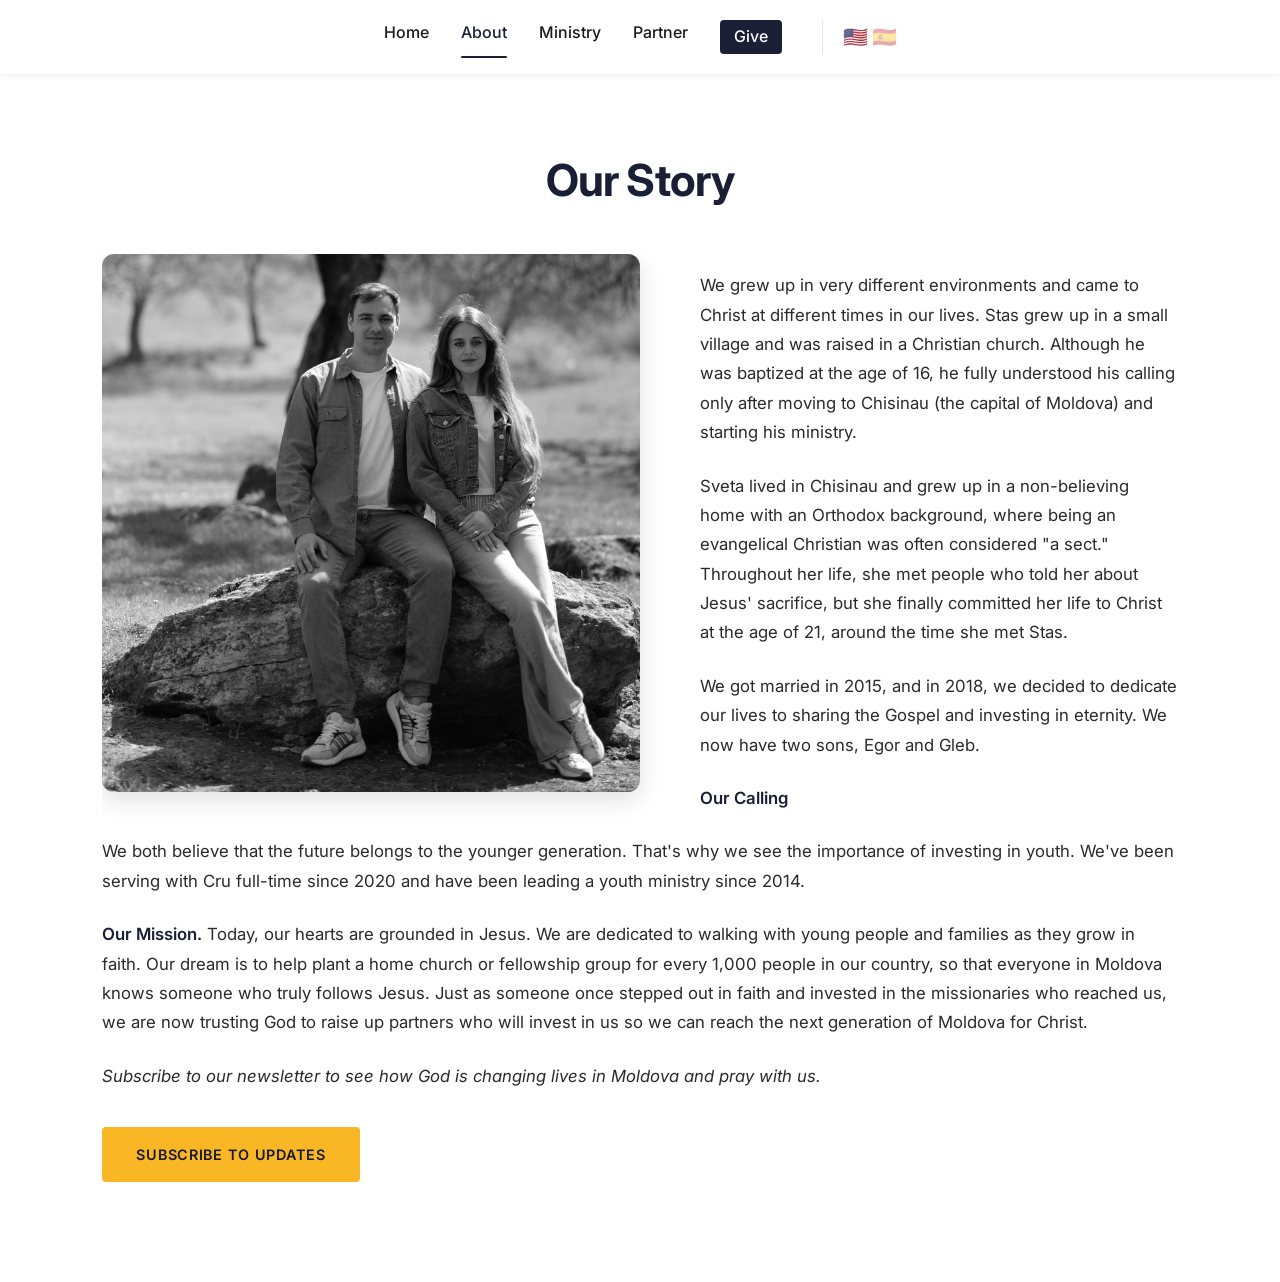
<file: about.html>
<!DOCTYPE html>
<html lang="en">
<head>
  <meta charset="UTF-8">
  <meta name="viewport" content="width=device-width, initial-scale=1.0">
  <meta name="description" content="Meet the Ladnyi Family — missionaries serving with Cru in Moldova, dedicated to sharing the Gospel and helping people grow in faith.">

  <!-- Open Graph / Social Media -->
  <meta property="og:type" content="website">
  <meta property="og:title" content="About Us — Ladnyi Family">
  <meta property="og:description" content="From skeptics to missionaries — our journey of faith and service in Moldova.">
  <meta property="og:url" content="https://ladnyi-family.github.io/about.html">
  <meta property="og:image" content="https://ladnyi-family.github.io/assets/images/about.JPG">

  <title>About Us — Ladnyi Family</title>

  <!-- Favicon -->
  <link rel="icon" type="image/png" href="assets/images/favicon.png">

  <link rel="preconnect" href="https://fonts.googleapis.com">
  <link rel="preconnect" href="https://fonts.gstatic.com" crossorigin>
  <link href="https://fonts.googleapis.com/css2?family=Inter:wght@400;500;600;700&display=swap" rel="stylesheet">
  <link rel="stylesheet" href="css/style.css">
</head>
<body class="page-about">

<header>
  <nav aria-label="Main navigation">
    <a href="index.html">Home</a>
    <a href="about.html" class="active" aria-current="page">About</a>
    <a href="ministry.html">Ministry</a>
    <a href="partner.html">Partner</a>
    <a href="https://give.cru.org/1097073" target="_blank" rel="noopener noreferrer" class="nav-give">Give</a>
    <div class="nav-lang">
      <a href="about.html" class="lang-btn lang-active" aria-label="English" title="English">🇺🇸</a>
      <a href="es/about.html" class="lang-btn" aria-label="Español" title="Español">🇪🇸</a>
    </div>
  </nav>
</header>

<main>
  <section class="about-wrap">
    <h1>Our Story</h1>
    <div class="about-body">
      <img src="assets/images/about.JPG" alt="The Ladnyi Family" loading="lazy">

      <p>We grew up in very different environments and came to Christ at different times in our lives. Stas grew up in a small village and was raised in a Christian church. Although he was baptized at the age of 16, he fully understood his calling only after moving to Chisinau (the capital of Moldova) and starting his ministry.</p>

      <p>Sveta lived in Chisinau and grew up in a non-believing home with an Orthodox background, where being an evangelical Christian was often considered "a sect." Throughout her life, she met people who told her about Jesus' sacrifice, but she finally committed her life to Christ at the age of 21, around the time she met Stas.</p>

      <p>We got married in 2015, and in 2018, we decided to dedicate our lives to sharing the Gospel and investing in eternity. We now have two sons, Egor and Gleb.</p>

      <p><strong>Our Calling</strong></p>

      <p>We both believe that the future belongs to the younger generation. That's why we see the importance of investing in youth. We've been serving with Cru full-time since 2020 and have been leading a youth ministry since 2014.</p>

      <p><strong>Our Mission.</strong> Today, our hearts are grounded in Jesus. We are dedicated to walking with young people and families as they grow in faith. Our dream is to help plant a home church or fellowship group for every 1,000 people in our country, so that everyone in Moldova knows someone who truly follows Jesus. Just as someone once stepped out in faith and invested in the missionaries who reached us, we are now trusting God to raise up partners who will invest in us so we can reach the next generation of Moldova for Christ.</p>

      <p><em>Subscribe to our newsletter to see how God is changing lives in Moldova and pray with us.</em></p>
      <div class="about-cta">
        <a href="http://eepurl.com/g9U4Uv"
           target="_blank"
           rel="noopener noreferrer"
           class="btn-gold">
           Subscribe to Updates
        </a>
      </div>
    </div>
  </section>
</main>

<script src="js/nav.js"></script>
</body>
</html>
</file>
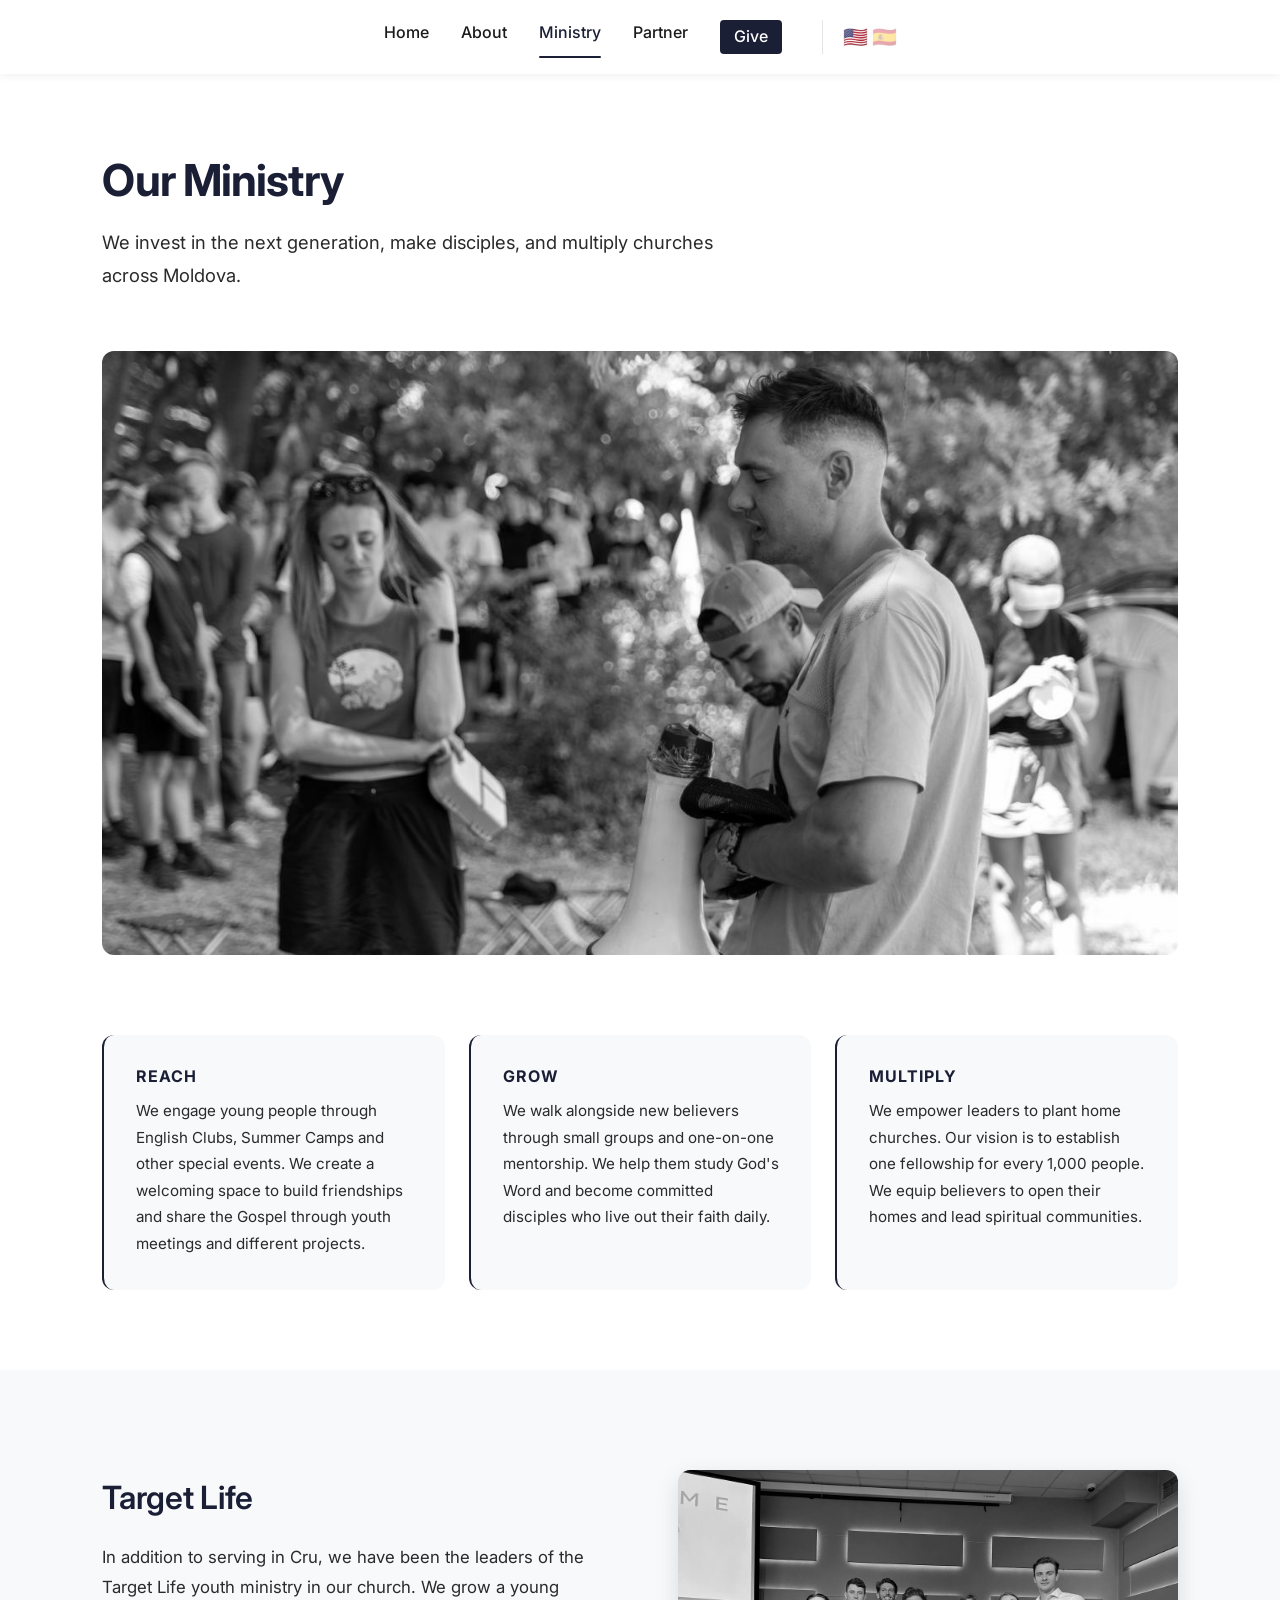
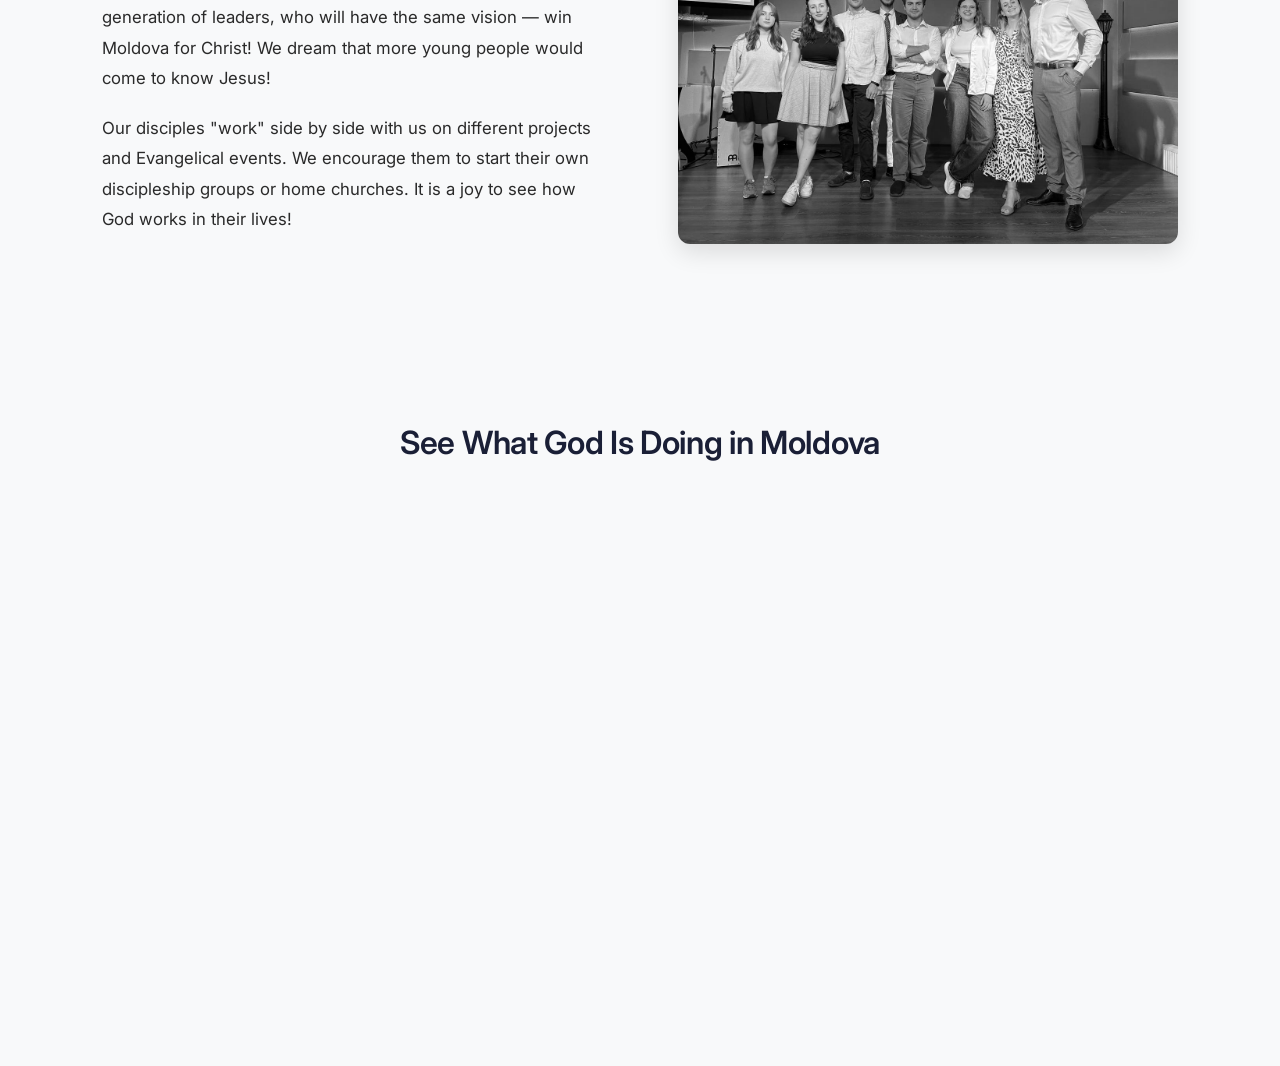
<file: ministry.html>
<!DOCTYPE html>
<html lang="en">
<head>
  <meta charset="UTF-8">
  <meta name="viewport" content="width=device-width, initial-scale=1.0">
  <meta name="description" content="Our ministry in Moldova focuses on three areas: winning people to Christ, building disciples, and sending leaders to plant churches.">

  <!-- Open Graph / Social Media -->
  <meta property="og:type" content="website">
  <meta property="og:title" content="Our Ministry — Ladnyi Family">
  <meta property="og:description" content="We invest in the next generation, make disciples, and multiply churches across Moldova.">
  <meta property="og:url" content="https://ladnyi-family.github.io/ministry.html">
  <meta property="og:image" content="https://ladnyi-family.github.io/assets/images/ministry.jpeg">

  <title>Our Ministry — Ladnyi Family</title>

  <!-- Favicon -->
  <link rel="icon" type="image/png" href="assets/images/favicon.png">

  <link rel="preconnect" href="https://fonts.googleapis.com">
  <link rel="preconnect" href="https://fonts.gstatic.com" crossorigin>
  <link href="https://fonts.googleapis.com/css2?family=Inter:wght@400;500;600;700&display=swap" rel="stylesheet">
  <link rel="stylesheet" href="css/style.css">
</head>
<body class="page-ministry">

<header>
  <nav aria-label="Main navigation">
    <a href="index.html">Home</a>
    <a href="about.html">About</a>
    <a href="ministry.html" class="active" aria-current="page">Ministry</a>
    <a href="partner.html">Partner</a>
    <a href="https://give.cru.org/1097073" target="_blank" rel="noopener noreferrer" class="nav-give">Give</a>
    <div class="nav-lang">
      <a href="ministry.html" class="lang-btn lang-active" aria-label="English" title="English">🇺🇸</a>
      <a href="es/ministry.html" class="lang-btn" aria-label="Español" title="Español">🇪🇸</a>
    </div>
  </nav>
</header>

<main>
  <section class="ministry-intro">
    <h1>Our Ministry</h1>
    <p>We invest in the next generation, make disciples, and multiply churches across Moldova.</p>
  </section>

  <div class="ministry-photo">
    <img src="assets/images/ministry.jpeg" alt="Ministry in Moldova">
  </div>

  <section class="ministry-cards-section">
    <div class="ministry-cards">
      <article class="card">
        <h3>Reach</h3>
        <p>We engage young people through English Clubs, Summer Camps and other special events. We create a welcoming space to build friendships and share the Gospel through youth meetings and different projects.</p>
      </article>
      <article class="card">
        <h3>Grow</h3>
        <p>We walk alongside new believers through small groups and one-on-one mentorship. We help them study God's Word and become committed disciples who live out their faith daily.</p>
      </article>
      <article class="card">
        <h3>Multiply</h3>
        <p>We empower leaders to plant home churches. Our vision is to establish one fellowship for every 1,000 people. We equip believers to open their homes and lead spiritual communities.</p>
      </article>
    </div>
  </section>

  <section class="target-life">
    <div class="target-life-wrap">
      <div class="target-life-text">
        <h2>Target Life</h2>
        <p>In addition to serving in Cru, we have been the leaders of the Target Life youth ministry in our church. We grow a young generation of leaders, who will have the same vision — win Moldova for Christ! We dream that more young people would come to know Jesus!</p>
        <p>Our disciples "work" side by side with us on different projects and Evangelical events. We encourage them to start their own discipleship groups or home churches. It is a joy to see how God works in their lives!</p>
      </div>
      <img src="assets/images/target.JPG" alt="Target Life ministry">
    </div>
  </section>

  <section class="ministry-video">
    <div class="ministry-video-inner">
      <h2>See What God Is Doing in Moldova</h2>
      <div class="video-wrap">
        <iframe
          src="https://www.youtube.com/embed/9OiKmvDsf3U?rel=0&iv_load_policy=3&modestbranding=1"
          title="Ministry in Moldova — Ladnyi Family"
          allow="accelerometer; autoplay; clipboard-write; encrypted-media; gyroscope; picture-in-picture; web-share"
          allowfullscreen>
        </iframe>
      </div>
    </div>
  </section>
</main>

<script src="js/nav.js"></script>
</body>
</html>
</file>
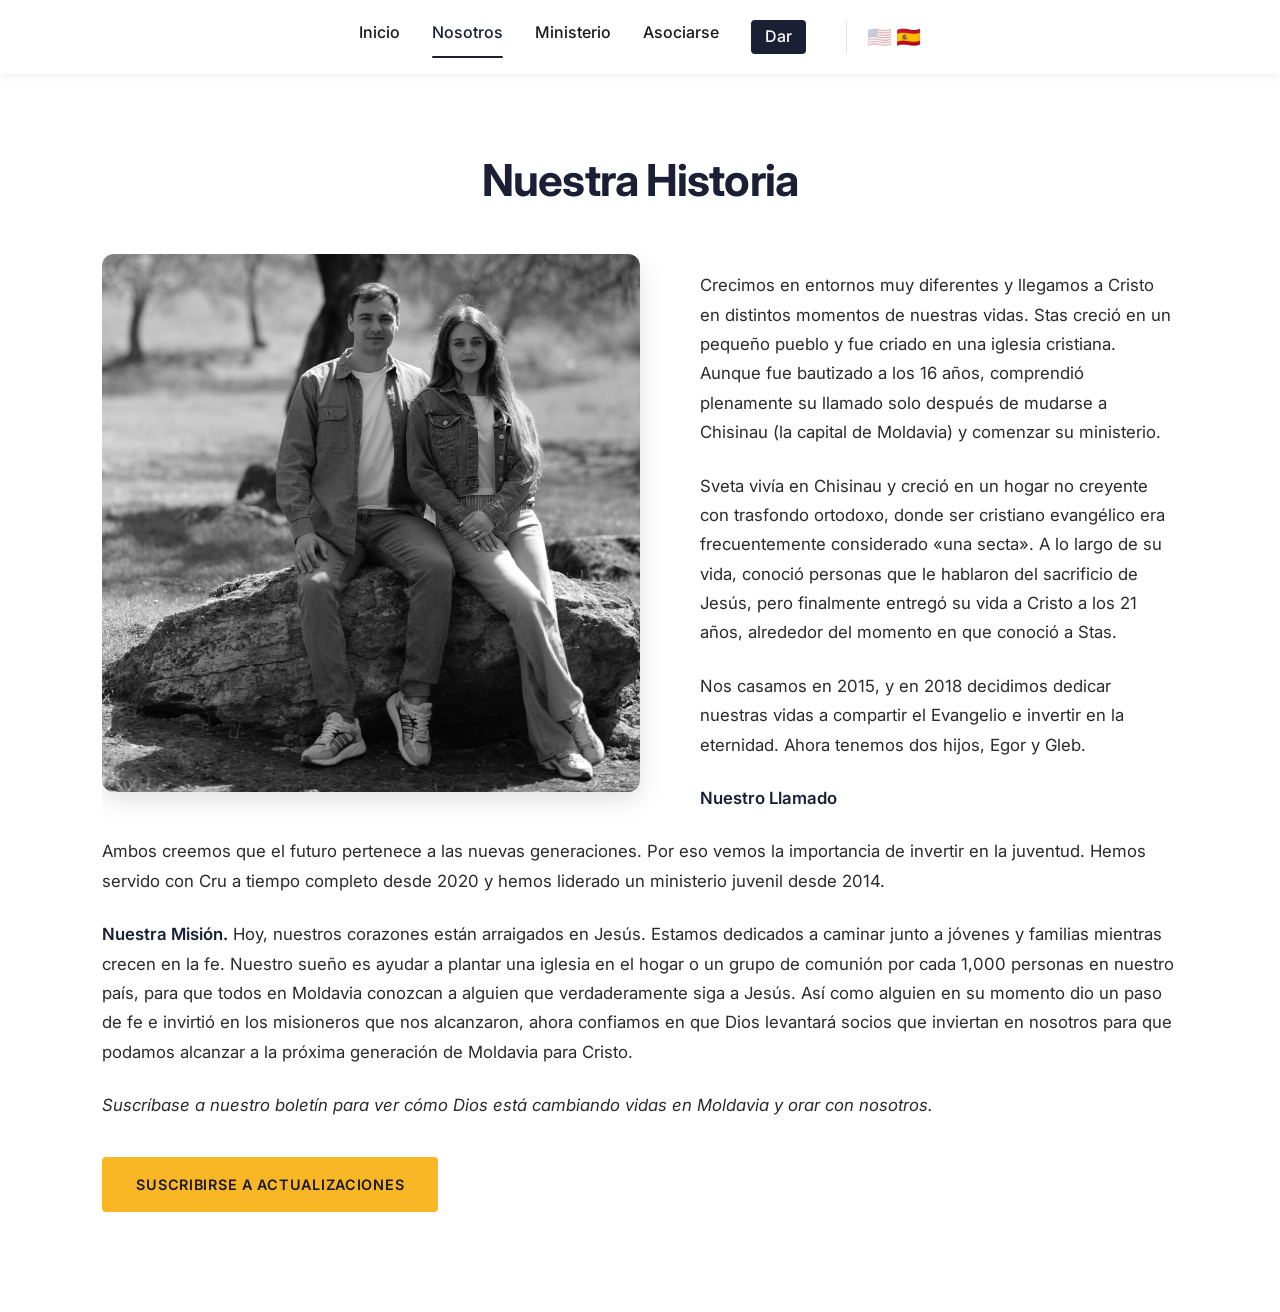
<file: es/about.html>
<!DOCTYPE html>
<html lang="es">
<head>
  <meta charset="UTF-8">
  <meta name="viewport" content="width=device-width, initial-scale=1.0">
  <meta name="description" content="Conozca a la Familia Ladnyi — misioneros que sirven con Cru en Moldavia, dedicados a compartir el Evangelio y ayudar a las personas a crecer en la fe.">

  <!-- Open Graph / Social Media -->
  <meta property="og:type" content="website">
  <meta property="og:title" content="Nuestra Historia — Familia Ladnyi">
  <meta property="og:description" content="De escépticos a misioneros — nuestro camino de fe y servicio en Moldavia.">
  <meta property="og:url" content="https://ladnyi-family.github.io/es/about.html">
  <meta property="og:image" content="https://ladnyi-family.github.io/assets/images/about.jpg">

  <title>Nuestra Historia — Familia Ladnyi</title>

  <link rel="icon" type="image/png" href="../assets/images/favicon.png">

  <link rel="preconnect" href="https://fonts.googleapis.com">
  <link rel="preconnect" href="https://fonts.gstatic.com" crossorigin>
  <link href="https://fonts.googleapis.com/css2?family=Inter:wght@400;500;600;700&display=swap" rel="stylesheet">
  <link rel="stylesheet" href="../css/style.css">
</head>
<body class="page-about">

<header>
  <nav aria-label="Navegación principal">
    <a href="index.html">Inicio</a>
    <a href="about.html" class="active" aria-current="page">Nosotros</a>
    <a href="ministry.html">Ministerio</a>
    <a href="partner.html">Asociarse</a>
    <a href="https://give.cru.org/1097073" target="_blank" rel="noopener noreferrer" class="nav-give">Dar</a>
    <div class="nav-lang">
      <a href="../about.html" class="lang-btn" aria-label="English" title="English">🇺🇸</a>
      <a href="about.html" class="lang-btn lang-active" aria-label="Español" title="Español">🇪🇸</a>
    </div>
  </nav>
</header>

<main>
  <section class="about-wrap">
    <h1>Nuestra Historia</h1>
    <div class="about-body">
      <img src="../assets/images/about.JPG" alt="La Familia Ladnyi" loading="lazy">

      <p>Crecimos en entornos muy diferentes y llegamos a Cristo en distintos momentos de nuestras vidas. Stas creció en un pequeño pueblo y fue criado en una iglesia cristiana. Aunque fue bautizado a los 16 años, comprendió plenamente su llamado solo después de mudarse a Chisinau (la capital de Moldavia) y comenzar su ministerio.</p>

      <p>Sveta vivía en Chisinau y creció en un hogar no creyente con trasfondo ortodoxo, donde ser cristiano evangélico era frecuentemente considerado «una secta». A lo largo de su vida, conoció personas que le hablaron del sacrificio de Jesús, pero finalmente entregó su vida a Cristo a los 21 años, alrededor del momento en que conoció a Stas.</p>

      <p>Nos casamos en 2015, y en 2018 decidimos dedicar nuestras vidas a compartir el Evangelio e invertir en la eternidad. Ahora tenemos dos hijos, Egor y Gleb.</p>

      <p><strong>Nuestro Llamado</strong></p>

      <p>Ambos creemos que el futuro pertenece a las nuevas generaciones. Por eso vemos la importancia de invertir en la juventud. Hemos servido con Cru a tiempo completo desde 2020 y hemos liderado un ministerio juvenil desde 2014.</p>

      <p><strong>Nuestra Misión.</strong> Hoy, nuestros corazones están arraigados en Jesús. Estamos dedicados a caminar junto a jóvenes y familias mientras crecen en la fe. Nuestro sueño es ayudar a plantar una iglesia en el hogar o un grupo de comunión por cada 1,000 personas en nuestro país, para que todos en Moldavia conozcan a alguien que verdaderamente siga a Jesús. Así como alguien en su momento dio un paso de fe e invirtió en los misioneros que nos alcanzaron, ahora confiamos en que Dios levantará socios que inviertan en nosotros para que podamos alcanzar a la próxima generación de Moldavia para Cristo.</p>

      <p><em>Suscríbase a nuestro boletín para ver cómo Dios está cambiando vidas en Moldavia y orar con nosotros.</em></p>
      <div class="about-cta">
        <a href="http://eepurl.com/g9U4Uv"
           target="_blank"
           rel="noopener noreferrer"
           class="btn-gold">
           Suscribirse a Actualizaciones
        </a>
      </div>
    </div>
  </section>
</main>

<script src="../js/nav.js"></script>
</body>
</html>
</file>
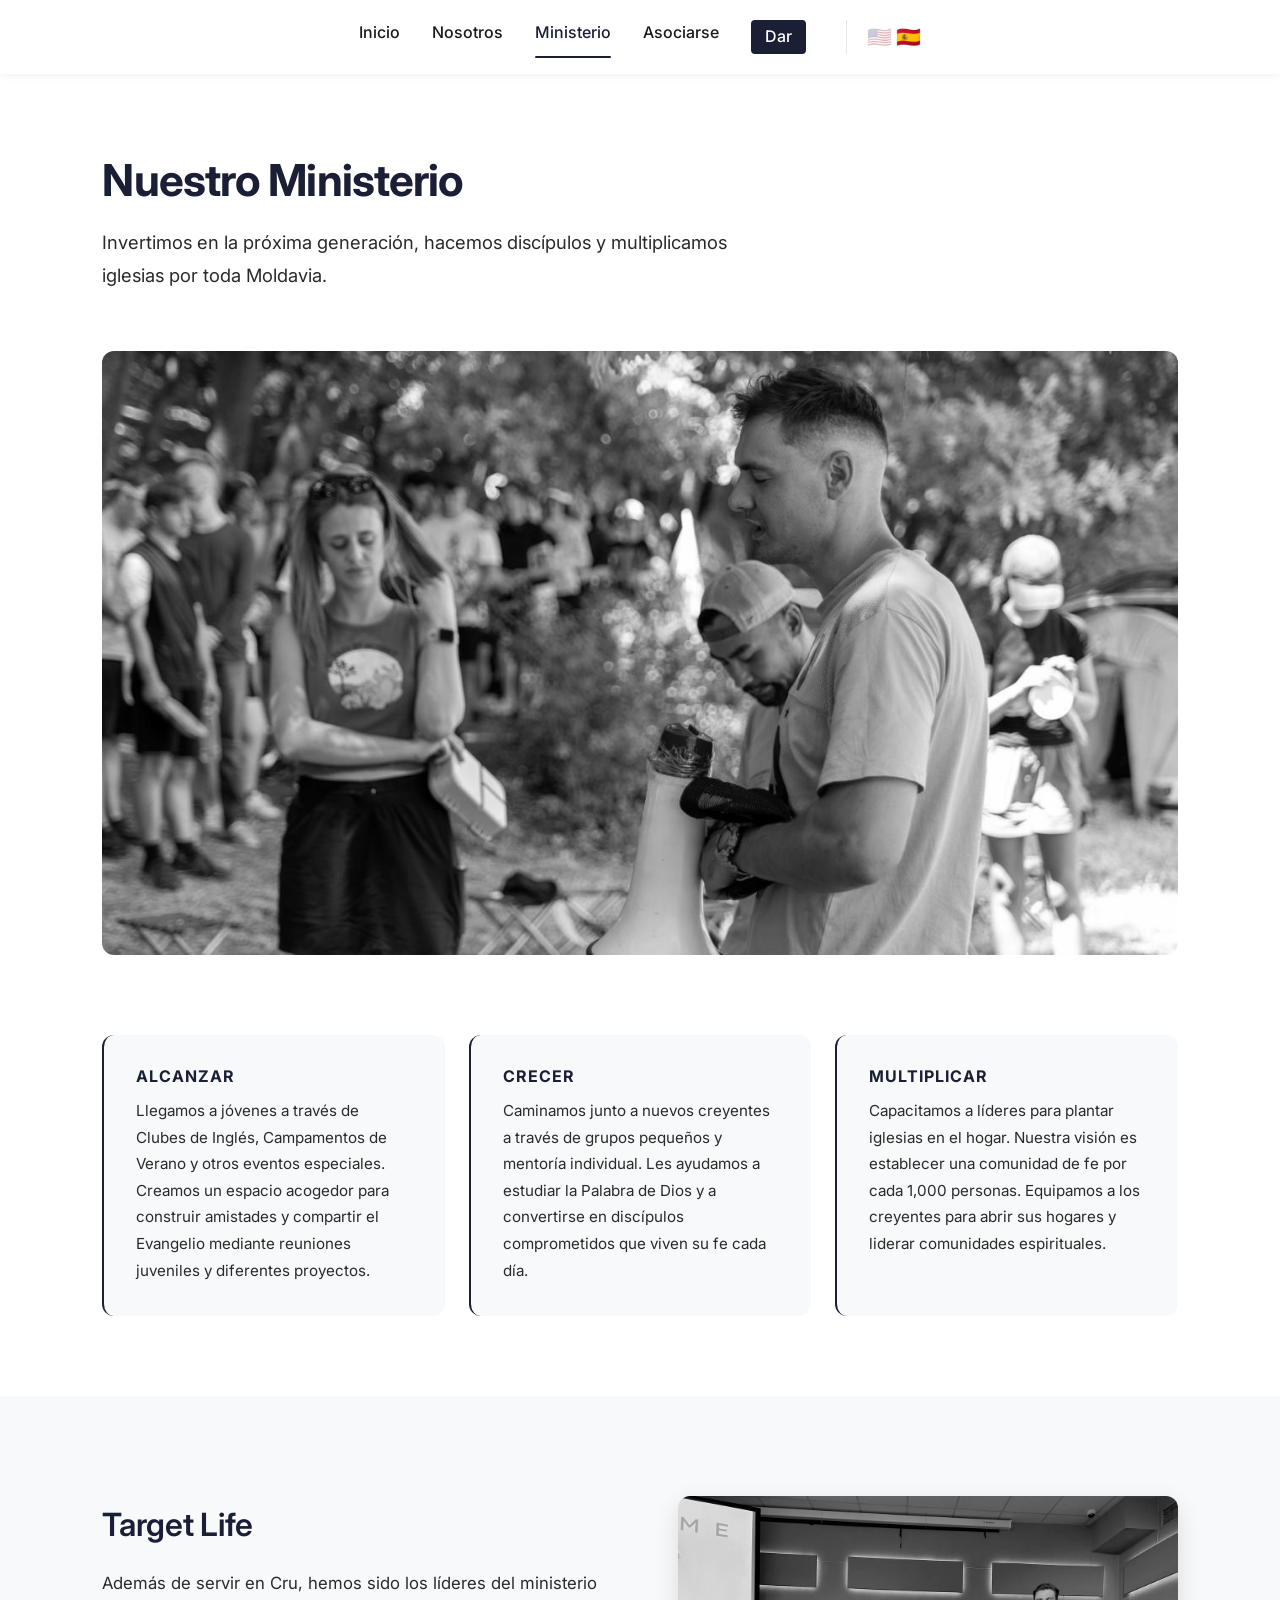
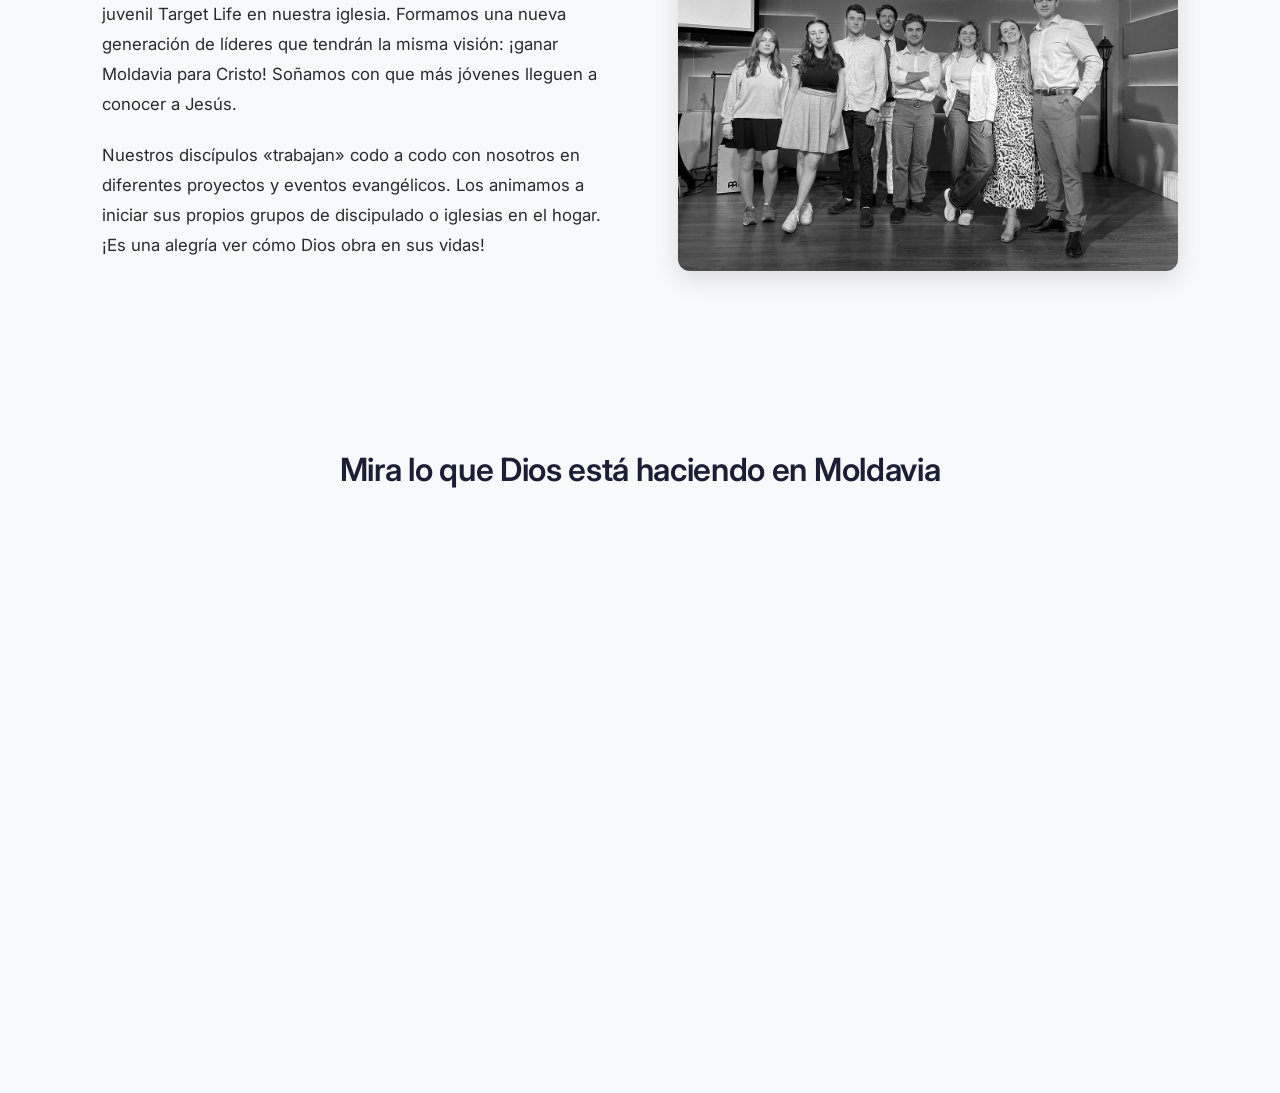
<file: es/ministry.html>
<!DOCTYPE html>
<html lang="es">
<head>
  <meta charset="UTF-8">
  <meta name="viewport" content="width=device-width, initial-scale=1.0">
  <meta name="description" content="Nuestro ministerio en Moldavia se enfoca en tres áreas: ganar personas para Cristo, formar discípulos y enviar líderes a plantar iglesias.">

  <!-- Open Graph / Social Media -->
  <meta property="og:type" content="website">
  <meta property="og:title" content="Nuestro Ministerio — Familia Ladnyi">
  <meta property="og:description" content="Invertimos en la próxima generación, hacemos discípulos y multiplicamos iglesias por toda Moldavia.">
  <meta property="og:url" content="https://ladnyi-family.github.io/es/ministry.html">
  <meta property="og:image" content="https://ladnyi-family.github.io/assets/images/ministry.jpeg">

  <title>Nuestro Ministerio — Familia Ladnyi</title>

  <link rel="icon" type="image/png" href="../assets/images/favicon.png">

  <link rel="preconnect" href="https://fonts.googleapis.com">
  <link rel="preconnect" href="https://fonts.gstatic.com" crossorigin>
  <link href="https://fonts.googleapis.com/css2?family=Inter:wght@400;500;600;700&display=swap" rel="stylesheet">
  <link rel="stylesheet" href="../css/style.css">
</head>
<body class="page-ministry">

<header>
  <nav aria-label="Navegación principal">
    <a href="index.html">Inicio</a>
    <a href="about.html">Nosotros</a>
    <a href="ministry.html" class="active" aria-current="page">Ministerio</a>
    <a href="partner.html">Asociarse</a>
    <a href="https://give.cru.org/1097073" target="_blank" rel="noopener noreferrer" class="nav-give">Dar</a>
    <div class="nav-lang">
      <a href="../ministry.html" class="lang-btn" aria-label="English" title="English">🇺🇸</a>
      <a href="ministry.html" class="lang-btn lang-active" aria-label="Español" title="Español">🇪🇸</a>
    </div>
  </nav>
</header>

<main>
  <section class="ministry-intro">
    <h1>Nuestro Ministerio</h1>
    <p>Invertimos en la próxima generación, hacemos discípulos y multiplicamos iglesias por toda Moldavia.</p>
  </section>

  <div class="ministry-photo">
    <img src="../assets/images/ministry.jpeg" alt="Ministerio en Moldavia">
  </div>

  <section class="ministry-cards-section">
    <div class="ministry-cards">
      <article class="card">
        <h3>Alcanzar</h3>
        <p>Llegamos a jóvenes a través de Clubes de Inglés, Campamentos de Verano y otros eventos especiales. Creamos un espacio acogedor para construir amistades y compartir el Evangelio mediante reuniones juveniles y diferentes proyectos.</p>
      </article>
      <article class="card">
        <h3>Crecer</h3>
        <p>Caminamos junto a nuevos creyentes a través de grupos pequeños y mentoría individual. Les ayudamos a estudiar la Palabra de Dios y a convertirse en discípulos comprometidos que viven su fe cada día.</p>
      </article>
      <article class="card">
        <h3>Multiplicar</h3>
        <p>Capacitamos a líderes para plantar iglesias en el hogar. Nuestra visión es establecer una comunidad de fe por cada 1,000 personas. Equipamos a los creyentes para abrir sus hogares y liderar comunidades espirituales.</p>
      </article>
    </div>
  </section>

  <section class="target-life">
    <div class="target-life-wrap">
      <div class="target-life-text">
        <h2>Target Life</h2>
        <p>Además de servir en Cru, hemos sido los líderes del ministerio juvenil Target Life en nuestra iglesia. Formamos una nueva generación de líderes que tendrán la misma visión: ¡ganar Moldavia para Cristo! Soñamos con que más jóvenes lleguen a conocer a Jesús.</p>
        <p>Nuestros discípulos «trabajan» codo a codo con nosotros en diferentes proyectos y eventos evangélicos. Los animamos a iniciar sus propios grupos de discipulado o iglesias en el hogar. ¡Es una alegría ver cómo Dios obra en sus vidas!</p>
      </div>
      <img src="../assets/images/target.JPG" alt="Ministerio Target Life">
    </div>
  </section>

  <section class="ministry-video">
    <div class="ministry-video-inner">
      <h2>Mira lo que Dios está haciendo en Moldavia</h2>
      <div class="video-wrap">
        <iframe
          src="https://www.youtube.com/embed/9OiKmvDsf3U?rel=0&iv_load_policy=3&modestbranding=1"
          title="Ministerio en Moldavia — Familia Ladnyi"
          allow="accelerometer; autoplay; clipboard-write; encrypted-media; gyroscope; picture-in-picture; web-share"
          allowfullscreen>
        </iframe>
      </div>
    </div>
  </section>
</main>

<script src="../js/nav.js"></script>
</body>
</html>
</file>
<file: css/style.css>
/* =========================
   GLOBAL
========================= */
* {
  box-sizing: border-box;
}

html, body {
  margin: 0;
  padding: 0;
  font-family: 'Inter', sans-serif;
  color: #1a1a1a;
  line-height: 1.6;
}

header {
  position: sticky;
  top: 0;
  z-index: 100;
  background: #fff;
  box-shadow: 0 2px 8px rgba(0, 0, 0, 0.06);
}

nav {
  display: flex;
  justify-content: center;
  gap: 32px;
  padding: 20px 0;
}

nav a {
  text-decoration: none;
  color: #1a1a1a;
  font-weight: 500;
  transition: all 0.3s ease;
  position: relative;
}

nav a:hover {
  color: #1a1f36;
}

nav a.active {
  color: #1a1f36;
}

nav a.active::after {
  content: '';
  position: absolute;
  bottom: -4px;
  left: 0;
  right: 0;
  height: 2px;
  background: #1a1f36;
  border-radius: 2px;
  transition: opacity 0.2s ease;
}

nav.nav-hovered a.active::after {
  opacity: 0;
}

.nav-underline-svg {
  position: absolute;
  left: 0;
  bottom: -9px;
  width: 100%;
  height: 12px;
  overflow: visible;
  pointer-events: none;
}

.nav-lang {
  display: flex;
  align-items: center;
  gap: 4px;
  margin-left: 8px;
  padding-left: 20px;
  border-left: 1px solid rgba(0, 0, 0, 0.1);
}

.lang-btn {
  font-size: 1.25rem;
  line-height: 1;
  text-decoration: none;
  opacity: 0.35;
  transition: opacity 0.2s;
  display: flex;
  align-items: center;
}

.lang-btn:hover {
  opacity: 0.7;
}

.lang-btn.lang-active {
  opacity: 1;
}

nav a.nav-give {
  background: #1a1f36;
  color: #fff;
  padding: 4px 14px;
  border-radius: 4px;
  transition: all 0.3s ease;
  vertical-align: baseline;
}

nav a.nav-give:hover {
  background: #0f1420;
  transform: translateY(-1px);
  box-shadow: 0 2px 8px rgba(26, 31, 54, 0.3);
}

nav a.nav-give::after {
  display: none;
}

main {
  width: 100%;
  overflow-x: hidden;
}

h1, h2, h3 {
  line-height: 1.2;
  color: #1a1f36;
}

h1 {
  font-size: 2.75rem;
  font-weight: 700;
  letter-spacing: -0.02em;
  margin-top: 0;
  margin-bottom: 20px;
}

h2 {
  font-size: 2rem;
  font-weight: 600;
  letter-spacing: -0.01em;
  margin-bottom: 16px;
}

h3 {
  font-size: 1.5rem;
  font-weight: 600;
  margin-top: 0;
  margin-bottom: 12px;
}

p {
  line-height: 1.75;
  color: #2a2a2a;
}

strong {
  font-weight: 600;
  color: #1a1f36;
}

/* =========================
   HOME
========================= */
.page-home .hero {
  display: grid;
  grid-template-columns: 1fr 1fr;
  min-height: 100vh;
}

.page-home .hero-content {
  display: flex;
  flex-direction: column;
  justify-content: center;
  padding: 80px 8%;
  background: #fff;
}

.page-home .hero-photo {
  background: url("/assets/images/index.JPG") center 75% / cover no-repeat;
  filter: grayscale(1);
  transition: filter 0s;
}

.page-home .hero-photo:hover {
  filter: grayscale(0);
  transition: filter 2.5s ease;
}

.page-home .hero-content h1 {
  margin-bottom: 24px;
}

.page-home .hero-content > p {
  font-size: 1.15rem;
  margin-bottom: 0;
  max-width: 65ch;
}

.home-verse {
  margin-top: 32px;
  padding-left: 24px;
  border-left: 3px solid #1a1f36;
  font-style: italic;
}

.home-verse p {
  font-size: 1.05rem;
  line-height: 1.8;
  margin-bottom: 12px;
  color: #2a2a2a;
}

.home-verse cite {
  display: block;
  font-style: normal;
  font-weight: 600;
  font-size: 0.9rem;
  letter-spacing: 0.03em;
  color: #1a1f36;
}

.hero-cta {
  margin-top: 32px;
  text-align: right;
}

.cta-button {
  display: inline-block;
  background: #1a1f36;
  color: #fff;
  padding: 14px 32px;
  text-decoration: none;
  font-weight: 600;
  font-size: 0.95rem;
  border-radius: 4px;
  transition: all 0.3s ease;
}

.cta-button:hover {
  background: #0f1420;
  transform: translateY(-2px);
  box-shadow: 0 6px 16px rgba(26, 31, 54, 0.4);
}

/* =========================
   ABOUT
========================= */
.page-about .about-wrap {
  padding: 80px 8% 100px;
  max-width: 1400px;
  margin: 0 auto;
}

.page-about .about-wrap > h1 {
  text-align: center;
  margin-bottom: 48px;
}

.page-about .about-body {
  overflow: hidden;
}

.page-about .about-body img {
  float: left;
  width: 50%;
  height: auto;
  display: block;
  border-radius: 12px;
  box-shadow: 0 8px 24px rgba(0, 0, 0, 0.12);
  filter: grayscale(1);
  transition: filter 0s;
  margin-right: clamp(30px, 5vw, 60px);
  margin-bottom: 24px;
}

.page-about .about-body img:hover {
  filter: grayscale(0);
  transition: filter 2.5s ease;
}

.page-about .about-body p {
  margin-bottom: 24px;
  font-size: 1.05rem;
}

/* =========================
   MINISTRY
========================= */
.page-ministry .ministry-intro {
  padding: 80px 8% 60px;
  max-width: 860px;
}

.page-ministry .ministry-intro p {
  font-size: 1.15rem;
  margin: 0;
}

.page-ministry .ministry-photo {
  padding: 0 8%;
}

.page-ministry .ministry-photo img {
  width: 100%;
  height: auto;
  display: block;
  border-radius: 12px;
  filter: grayscale(1);
  transition: filter 0s;
}

.page-ministry .ministry-photo img:hover {
  filter: grayscale(0);
  transition: filter 2.5s ease;
}

.page-ministry .ministry-cards-section {
  padding: 80px 8%;
}

.page-ministry .ministry-cards {
  display: grid;
  grid-template-columns: 1fr 1fr 1fr;
  gap: 24px;
  max-width: 1400px;
}

.page-ministry .card {
  background: #f8f9fa;
  padding: 32px;
  border-radius: 12px;
  border-left: 2px solid #1a1f36;
  transition: all 0.3s ease;
}

.page-ministry .card:hover {
  transform: translateY(-4px);
  box-shadow: 0 8px 24px rgba(0, 0, 0, 0.1);
  border-left-width: 4px;
}

.page-ministry .card h3 {
  color: #1a1f36;
  margin-bottom: 12px;
  font-size: 1rem;
  font-weight: 700;
  text-transform: uppercase;
  letter-spacing: 0.06em;
}

.page-ministry .card p {
  margin: 0;
  color: #2a2a2a;
  line-height: 1.75;
  font-size: 0.95rem;
}

/* =========================
   MINISTRY VIDEO
========================= */
.ministry-video {
  padding: 80px 8%;
  background: #f8f9fa;
}

.ministry-video-inner {
  max-width: 860px;
  margin: 0 auto;
}

.ministry-video-inner h2 {
  text-align: center;
  margin-top: 0;
  margin-bottom: 40px;
}

.video-wrap {
  position: relative;
  padding-bottom: 56.25%;
  height: 0;
  overflow: hidden;
  border-radius: 12px;
}

.video-wrap iframe {
  position: absolute;
  top: 0;
  left: 0;
  width: 100%;
  height: 100%;
  border: none;
}

/* =========================
   TARGET LIFE
========================= */
.target-life {
  background: #f8f9fa;
  padding: 100px 8%;
}

.target-life-wrap {
  display: grid;
  grid-template-columns: 1fr 1fr;
  gap: clamp(40px, 6vw, 80px);
  align-items: center;
  max-width: 1400px;
  margin: 0 auto;
}

.target-life img {
  width: 100%;
  aspect-ratio: 4/3;
  object-fit: cover;
  object-position: center 85%;
  display: block;
  border-radius: 12px;
  box-shadow: 0 8px 24px rgba(0, 0, 0, 0.12);
  filter: grayscale(1);
  transition: filter 0s;
}

.target-life img:hover {
  filter: grayscale(0);
  transition: filter 2.5s ease;
}

.target-life h2 {
  margin-top: 0;
  margin-bottom: 24px;
}

.target-life p {
  font-size: 1.05rem;
  line-height: 1.8;
  margin-bottom: 20px;
  color: #2a2a2a;
}

.target-life p:last-child {
  margin-bottom: 0;
}

/* =========================
   PARTNER
========================= */
.page-partner .hero {
  display: grid;
  grid-template-columns: 1fr 1fr;
  min-height: 100vh;
}

.page-partner .hero-photo {
  background: url("/assets/images/partner.jpg") center 15% / cover no-repeat;
  filter: grayscale(1);
  transition: filter 0s;
}

.page-partner .hero-photo:hover {
  filter: grayscale(0);
  transition: filter 2.5s ease;
}

.page-partner .hero-content {
  display: flex;
  flex-direction: column;
  justify-content: center;
  padding: 80px 8%;
  background: #fff;
  overflow-y: auto;
}

.page-partner .hero-content h1 {
  margin-top: 0;
  margin-bottom: 24px;
}

.page-partner .hero-content p {
  font-size: 1.05rem;
  margin-bottom: 20px;
  max-width: 65ch;
}

.page-partner .buttons {
  margin-top: 36px;
  display: flex;
  flex-direction: column;
  gap: 16px;
}

.page-partner .button-row {
  display: flex;
  gap: 16px;
}

.page-partner .button-row a {
  flex: 1;
}

.page-partner .full-width-btn {
  width: 100%;
}

.page-partner .buttons a {
  min-height: 56px;
  height: auto;
  display: flex;
  align-items: center;
  justify-content: center;
  padding: 14px 24px;
  border: 2px solid #1a1f36;
  background: #1a1f36;
  color: #fff;
  text-decoration: none;
  font-weight: 600;
  font-size: 0.9rem;
  text-transform: uppercase;
  letter-spacing: 0.05em;
  border-radius: 4px;
  text-align: center;
  line-height: 1.2;
  transition: all 0.3s ease;
}

.page-partner .buttons a:hover {
  background: #0f1420;
  border-color: #0f1420;
  transform: translateY(-2px);
  box-shadow: 0 6px 16px rgba(26, 31, 54, 0.4);
}

.page-partner .button-row a[href="special.html"] {
  background: #f9b625;
  border-color: #f9b625;
  color: #1a1a2e;
}

.page-partner .button-row a[href="special.html"]:hover {
  background: #e0a31f;
  border-color: #e0a31f;
  color: #1a1a2e;
  box-shadow: 0 6px 16px rgba(249, 182, 37, 0.45);
}

.page-partner .buttons a.full-width-btn {
  background: #f9b625;
  border-color: #f9b625;
  color: #1a1a2e;
}

.page-partner .buttons a.full-width-btn:hover {
  background: #e0a31f;
  border-color: #e0a31f;
  color: #1a1a2e;
  box-shadow: 0 6px 16px rgba(249, 182, 37, 0.45);
}

/* =========================
   PARTNER SLIDER
========================= */
.partner-slider-wrap {
  margin: 20px 0;
}

.partner-progress-header {
  display: flex;
  justify-content: space-between;
  font-size: 0.85rem;
  color: #777;
  margin-bottom: 10px;
}

.partner-progress-raised {
  font-weight: 700;
  color: #f9b625;
}

.partner-slider-inner {
  position: relative;
}


.partner-slider-label {
  font-size: 1.1rem;
  font-weight: 600;
  color: #1a1f36;
  margin-top: 10px;
}

#partnerSlider {
  -webkit-appearance: none;
  appearance: none;
  width: 100%;
  height: 6px;
  border-radius: 3px;
  background: linear-gradient(to right, #f9b625 0%, #e5e5e5 0%);
  outline: none;
  cursor: pointer;
}

#partnerSlider::-webkit-slider-thumb {
  -webkit-appearance: none;
  appearance: none;
  width: 28px;
  height: 28px;
  border-radius: 50%;
  background: #f9b625;
  border: 3px solid #fff;
  box-shadow: 0 2px 8px rgba(0,0,0,0.25);
  cursor: pointer;
  transition: transform 0.15s ease, box-shadow 0.15s ease;
}

#partnerSlider::-webkit-slider-thumb:hover {
  transform: scale(1.15);
  box-shadow: 0 4px 12px rgba(249, 182, 37, 0.5);
}

#partnerSlider::-moz-range-thumb {
  width: 28px;
  height: 28px;
  border-radius: 50%;
  background: #f9b625;
  border: 3px solid #fff;
  box-shadow: 0 2px 8px rgba(0,0,0,0.25);
  cursor: pointer;
}

#partnerSlider::-moz-range-track {
  height: 6px;
  border-radius: 3px;
  background: #e5e5e5;
}

/* =========================
   SUBSCRIBE FORM
========================= */
.subscribe-form {
  margin-top: 24px;
}

.subscribe-form input[type="email"],
.subscribe-form input[type="text"] {
  display: block;
  width: 100%;
  padding: 12px 16px;
  margin-bottom: 10px;
  border: 1.5px solid #d0d0d0;
  border-radius: 4px;
  font-family: 'Inter', sans-serif;
  font-size: 0.95rem;
  color: #1a1a1a;
  background: #fff;
  transition: border-color 0.2s ease;
  box-sizing: border-box;
}

.subscribe-form input:focus {
  outline: none;
  border-color: #1a1f36;
}

.subscribe-form input::placeholder {
  color: #aaa;
}

.subscribe-form button[type="submit"] {
  display: inline-block;
  margin-top: 6px;
  padding: 14px 32px;
  background: #f9b625;
  border: 2px solid #f9b625;
  color: #1a1a2e;
  font-family: 'Inter', sans-serif;
  font-weight: 600;
  font-size: 0.9rem;
  text-transform: uppercase;
  letter-spacing: 0.05em;
  border-radius: 4px;
  cursor: pointer;
  transition: all 0.3s ease;
}

.subscribe-honeypot {
  position: absolute;
  left: -5000px;
}

.subscribe-form button[type="submit"]:hover {
  background: #e0a31f;
  border-color: #e0a31f;
  transform: translateY(-2px);
  box-shadow: 0 6px 16px rgba(249, 182, 37, 0.45);
}

/* =========================
   SHARED COMPONENTS
========================= */
.amount-pills {
  display: flex;
  flex-wrap: wrap;
  gap: 8px;
  align-items: center;
  margin: 4px 0;
}

.amount-pill {
  display: flex;
  align-items: center;
  justify-content: center;
  flex: 1;
  padding: 5px 14px;
  background: #f9b625;
  color: #1a1a2e;
  font-weight: 700;
  font-size: 0.95rem;
  border-radius: 50px;
  text-decoration: none;
  border: 2px solid #f9b625;
  transition: all 0.25s ease;
  white-space: nowrap;
  line-height: 1;
}

.amount-pill:hover {
  background: #e0a31f;
  border-color: #e0a31f;
  transform: translateY(-2px);
  box-shadow: 0 4px 12px rgba(249, 182, 37, 0.45);
}

.about-cta {
  margin-top: 36px;
}

.btn-gold {
  display: inline-block;
  padding: 14px 32px;
  background: #f9b625;
  border: 2px solid #f9b625;
  color: #1a1a2e;
  text-decoration: none;
  font-weight: 600;
  font-size: 0.9rem;
  text-transform: uppercase;
  letter-spacing: 0.05em;
  border-radius: 4px;
  transition: all 0.3s ease;
}

.btn-gold:hover {
  background: #e0a31f;
  border-color: #e0a31f;
  transform: translateY(-2px);
  box-shadow: 0 6px 16px rgba(249, 182, 37, 0.45);
}

/* =========================
   SPECIAL
========================= */
.page-special .active-need {
  display: flex;
  flex-direction: column;
}

.active-need-photo {
  width: 100%;
}

.active-need-photo img {
  width: 100%;
  height: auto;
  display: block;
  filter: grayscale(1);
  transition: filter 0s;
}

.active-need-photo img:hover {
  filter: grayscale(0);
  transition: filter 2.5s ease;
}

.active-need-content {
  display: flex;
  justify-content: center;
  padding: 80px 8%;
}

.special-container {
  max-width: 680px;
  width: 100%;
}

.special-email-note {
  font-size: 0.9rem;
  color: #666;
  margin-top: 20px;
}

.special-email-note a {
  color: #1a1f36;
  font-weight: 500;
}

/* =========================
   MOBILE
========================= */
@media (max-width: 900px) {
  h1 { font-size: 2.25rem; }
  h2 { font-size: 1.75rem; }

  nav {
    gap: 20px;
    padding: 16px 0;
  }

  /* HOME */
  .page-home .hero {
    grid-template-columns: 1fr;
    min-height: 0;
  }

  .page-home .hero-photo {
    height: 0;
    padding-bottom: 133%;
    background-position: top center;
  }

  .page-home .hero-content {
    padding: 40px 6%;
  }

  /* ABOUT */
  .page-about .about-wrap {
    padding: 60px 6% 80px;
  }

  .page-about .about-body img {
    float: none;
    width: 100%;
    margin-right: 0;
  }

  /* MINISTRY */
  .page-ministry .ministry-intro {
    padding: 48px 6% 40px;
  }

  .page-ministry .ministry-photo {
    padding: 0 6%;
  }

  .page-ministry .ministry-cards-section {
    padding: 48px 6%;
  }

  .page-ministry .ministry-cards {
    grid-template-columns: 1fr;
    gap: 16px;
  }

  /* TARGET LIFE */
  .target-life {
    padding: 60px 6%;
  }

  .target-life-wrap {
    grid-template-columns: 1fr;
    gap: 40px;
  }

  /* SPECIAL */
  .active-need-content {
    padding: 48px 6%;
  }

  /* PARTNER */
  .page-partner .hero {
    grid-template-columns: 1fr;
    min-height: 0;
  }

  .page-partner .hero-photo {
    height: 0;
    padding-bottom: 100%;
    background-position: top center;
  }

  .page-partner .hero-content {
    padding: 40px 6%;
  }

  .page-partner .button-row {
    flex-direction: column;
  }

  .page-partner .buttons a {
    width: 100%;
  }
}

@media (max-width: 768px) {
  h1 { font-size: 2rem; }
  h2 { font-size: 1.5rem; }
  h3 { font-size: 1.25rem; }

  .page-home .hero-content {
    padding: 32px 6%;
  }

  .page-partner .hero-content {
    padding: 32px;
  }
}

@media (max-width: 600px) {
  h1 {
    font-size: 1.75rem;
    letter-spacing: -0.01em;
  }

  nav {
    gap: 16px;
    font-size: 0.95rem;
  }

  .page-home .hero-content {
    padding: 24px 6%;
  }

  .page-ministry .hero-left,
  .page-partner .hero-content {
    padding: 24px 6%;
  }

  .page-partner .buttons a {
    padding: 0 20px;
    font-size: 0.85rem;
  }
}
</file>
